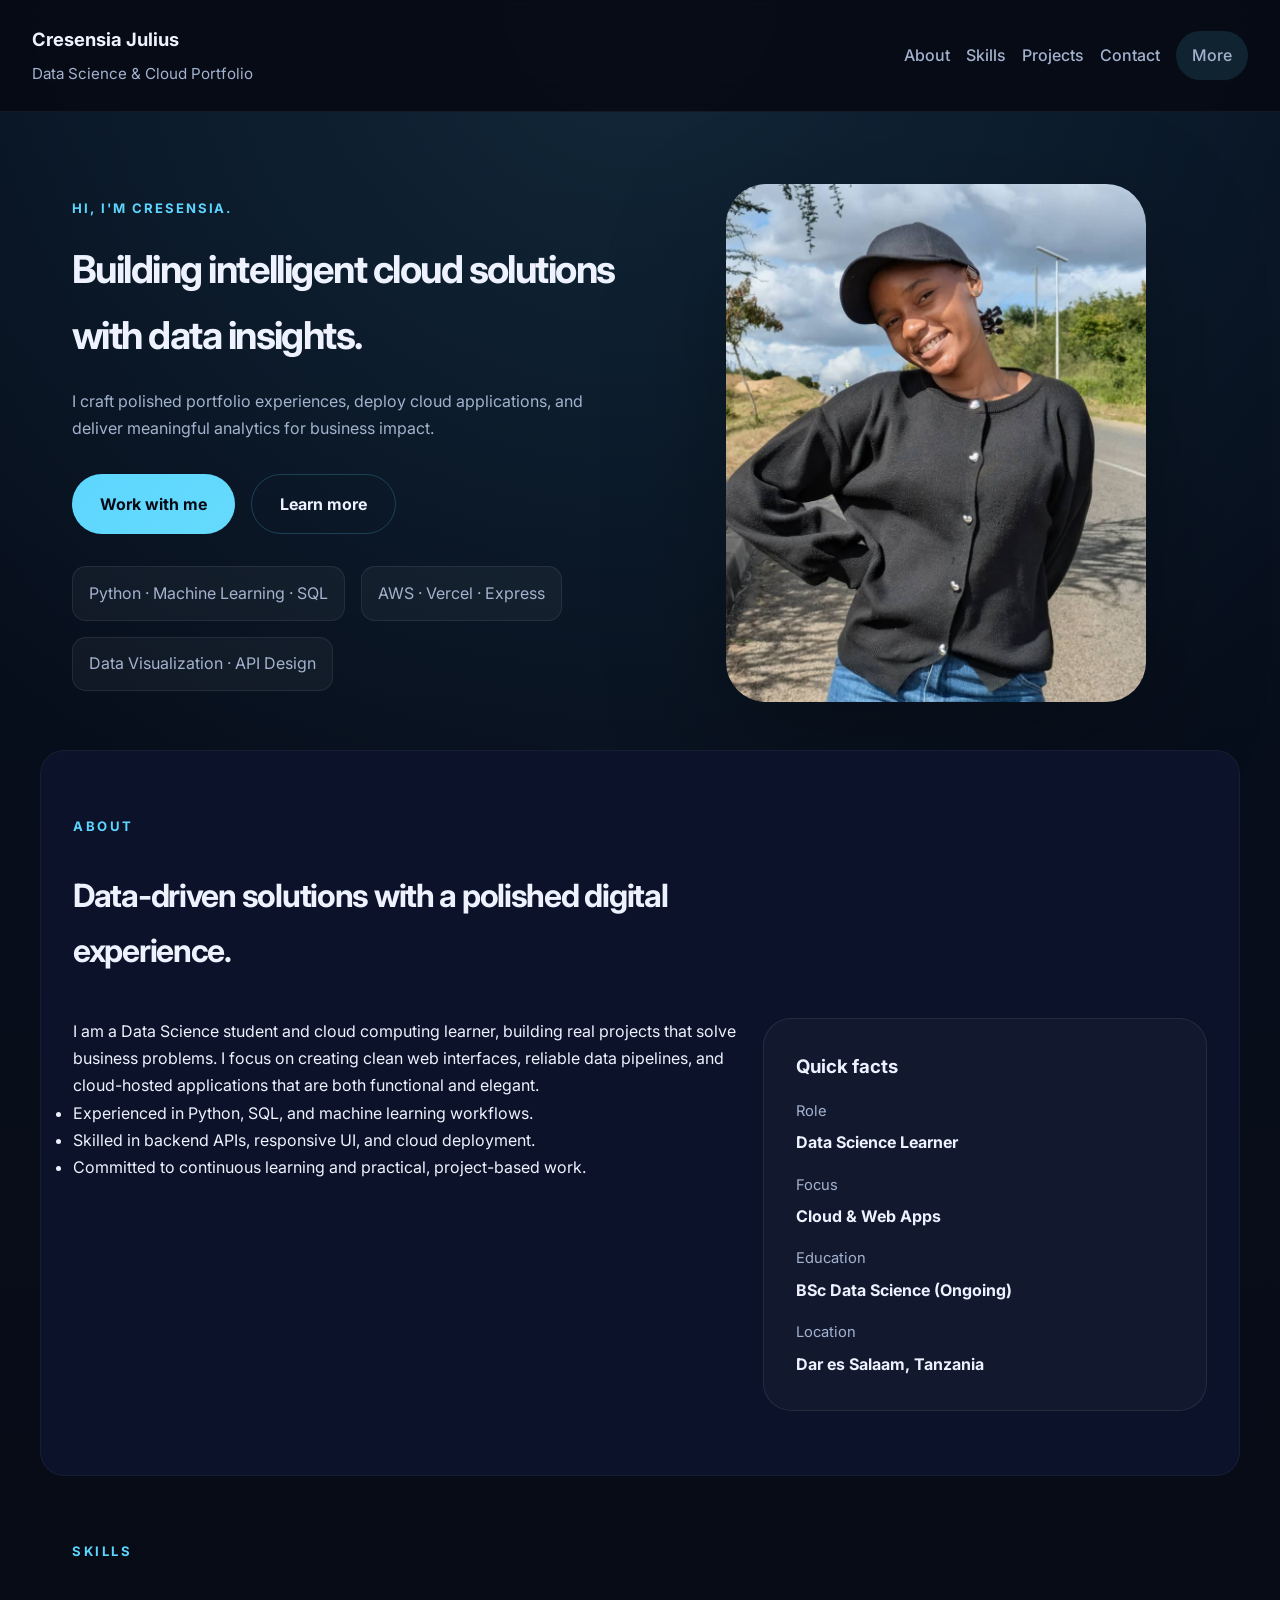
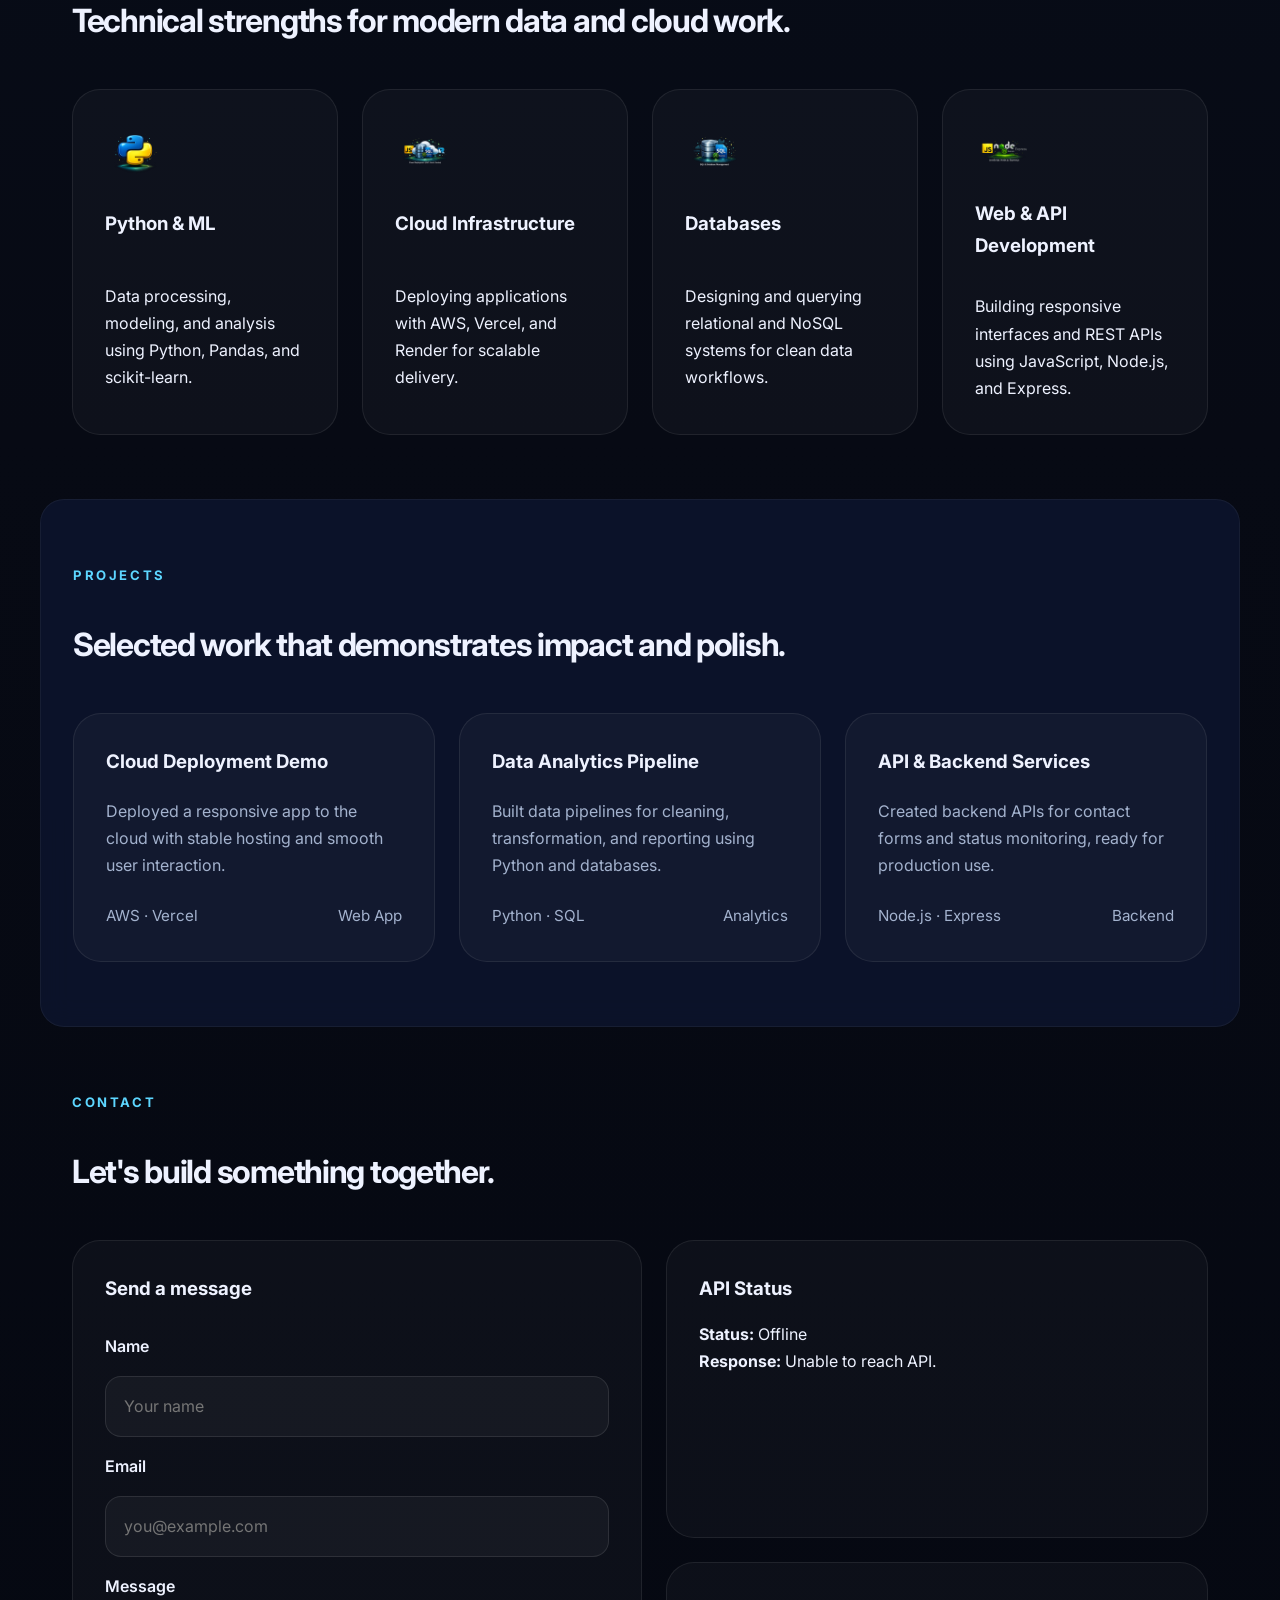
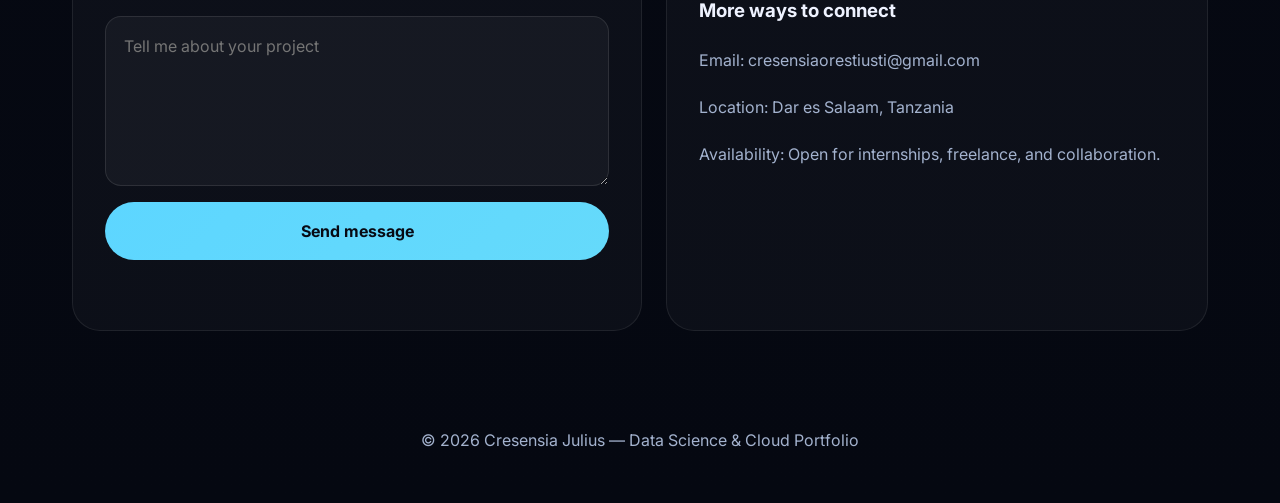
<file: frontend/index.html>
<!DOCTYPE html>
<html lang="en">
<head>
  <meta charset="UTF-8">
  <meta name="viewport" content="width=device-width, initial-scale=1.0">
  <title>Cresensia Julius | Data Science & Cloud Portfolio</title>
  <meta name="description" content="Portfolio of Cresensia Julius showcasing data science, cloud computing, and web development projects.">
  <link rel="preconnect" href="https://fonts.googleapis.com">
  <link rel="preconnect" href="https://fonts.gstatic.com" crossorigin>
  <link href="https://fonts.googleapis.com/css2?family=Inter:wght@400;500;600;700;800&display=swap" rel="stylesheet">
  <link rel="stylesheet" href="style.css">
</head>
<body>
  <header class="site-header">
    <div class="brand">
      <a class="brand-link" href="index.html">Cresensia Julius</a>
      <span>Data Science & Cloud Portfolio</span>
    </div>
    <nav class="site-nav">
      <a href="#about">About</a>
      <a href="#skills">Skills</a>
      <a href="#projects">Projects</a>
      <a href="#contact">Contact</a>
      <a href="about.html" class="nav-secondary">More</a>
    </nav>
  </header>

  <main>
    <section class="hero">
      <div class="hero-copy">
        <p class="eyebrow">Hi, I'm Cresensia.</p>
        <h1>Building intelligent cloud solutions with data insights.</h1>
        <p class="hero-text">I craft polished portfolio experiences, deploy cloud applications, and deliver meaningful analytics for business impact.</p>
        <div class="hero-actions">
          <a href="#contact" class="btn btn-primary">Work with me</a>
          <a href="about.html" class="btn btn-secondary">Learn more</a>
        </div>
        <div class="hero-highlights">
          <span>Python · Machine Learning · SQL</span>
          <span>AWS · Vercel · Express</span>
          <span>Data Visualization · API Design</span>
        </div>
      </div>
      <div class="hero-image">
        <img src="assets/profile1.jpg" alt="Portrait of Cresensia Julius">
      </div>
    </section>

    <section id="about" class="section section-surface">
      <div class="section-header">
        <span class="section-label">About</span>
        <h2>Data-driven solutions with a polished digital experience.</h2>
      </div>
      <div class="about-grid">
        <div>
          <p>I am a Data Science student and cloud computing learner, building real projects that solve business problems. I focus on creating clean web interfaces, reliable data pipelines, and cloud-hosted applications that are both functional and elegant.</p>
          <ul class="feature-list">
            <li>Experienced in Python, SQL, and machine learning workflows.</li>
            <li>Skilled in backend APIs, responsive UI, and cloud deployment.</li>
            <li>Committed to continuous learning and practical, project-based work.</li>
          </ul>
        </div>
        <div class="info-card">
          <h3>Quick facts</h3>
          <div class="info-grid">
            <div><span>Role</span><strong>Data Science Learner</strong></div>
            <div><span>Focus</span><strong>Cloud & Web Apps</strong></div>
            <div><span>Education</span><strong>BSc Data Science (Ongoing)</strong></div>
            <div><span>Location</span><strong>Dar es Salaam, Tanzania</strong></div>
          </div>
        </div>
      </div>
    </section>

    <section id="skills" class="section">
      <div class="section-header">
        <span class="section-label">Skills</span>
        <h2>Technical strengths for modern data and cloud work.</h2>
      </div>
      <div class="skill-grid">
        <article class="card">
          <img src="assets/python.png" alt="Python icon">
          <h3>Python & ML</h3>
          <p>Data processing, modeling, and analysis using Python, Pandas, and scikit-learn.</p>
        </article>
        <article class="card">
          <img src="assets/cloud.png" alt="Cloud icon">
          <h3>Cloud Infrastructure</h3>
          <p>Deploying applications with AWS, Vercel, and Render for scalable delivery.</p>
        </article>
        <article class="card">
          <img src="assets/sql and database.png" alt="Database icon">
          <h3>Databases</h3>
          <p>Designing and querying relational and NoSQL systems for clean data workflows.</p>
        </article>
        <article class="card">
          <img src="assets/node and express.png" alt="Node.js icon">
          <h3>Web & API Development</h3>
          <p>Building responsive interfaces and REST APIs using JavaScript, Node.js, and Express.</p>
        </article>
      </div>
    </section>

    <section id="projects" class="section section-surface">
      <div class="section-header">
        <span class="section-label">Projects</span>
        <h2>Selected work that demonstrates impact and polish.</h2>
      </div>
      <div class="project-grid">
        <article class="project-card">
          <h3>Cloud Deployment Demo</h3>
          <p>Deployed a responsive app to the cloud with stable hosting and smooth user interaction.</p>
          <div class="project-meta"><span>AWS · Vercel</span><span>Web App</span></div>
        </article>
        <article class="project-card">
          <h3>Data Analytics Pipeline</h3>
          <p>Built data pipelines for cleaning, transformation, and reporting using Python and databases.</p>
          <div class="project-meta"><span>Python · SQL</span><span>Analytics</span></div>
        </article>
        <article class="project-card">
          <h3>API & Backend Services</h3>
          <p>Created backend APIs for contact forms and status monitoring, ready for production use.</p>
          <div class="project-meta"><span>Node.js · Express</span><span>Backend</span></div>
        </article>
      </div>
    </section>

    <section id="contact" class="section">
      <div class="section-header">
        <span class="section-label">Contact</span>
        <h2>Let's build something together.</h2>
      </div>
      <div class="contact-grid">
        <div class="contact-panel">
          <h3>Send a message</h3>
          <form id="portfolioContactForm">
            <label for="name">Name</label>
            <input id="name" name="name" type="text" placeholder="Your name" required>
            <label for="email">Email</label>
            <input id="email" name="email" type="email" placeholder="you@example.com" required>
            <label for="message">Message</label>
            <textarea id="message" name="message" rows="5" placeholder="Tell me about your project" required></textarea>
            <button type="submit" class="btn btn-primary">Send message</button>
            <p id="formResponse" class="form-response" role="status"></p>
          </form>
        </div>
        <div class="status-panel">
          <div class="status-card">
            <h3>API Status</h3>
            <p><strong>Status:</strong> <span id="api-status">Checking...</span></p>
            <p><strong>Response:</strong> <span id="api-response">Waiting...</span></p>
          </div>
          <div class="contact-card">
            <h3>More ways to connect</h3>
            <p>Email: <a href="mailto:hello@cresensia.dev">cresensiaorestiusti@gmail.com</a></p>
            <p>Location: Dar es Salaam, Tanzania</p>
            <p>Availability: Open for internships, freelance, and collaboration.</p>
          </div>
        </div>
      </div>
    </section>
  </main>

  <footer class="site-footer">
    <p>© <span id="currentYear"></span> Cresensia Julius — Data Science & Cloud Portfolio</p>
  </footer>

  <script src="main.js"></script>
</body>
</html>
</file>
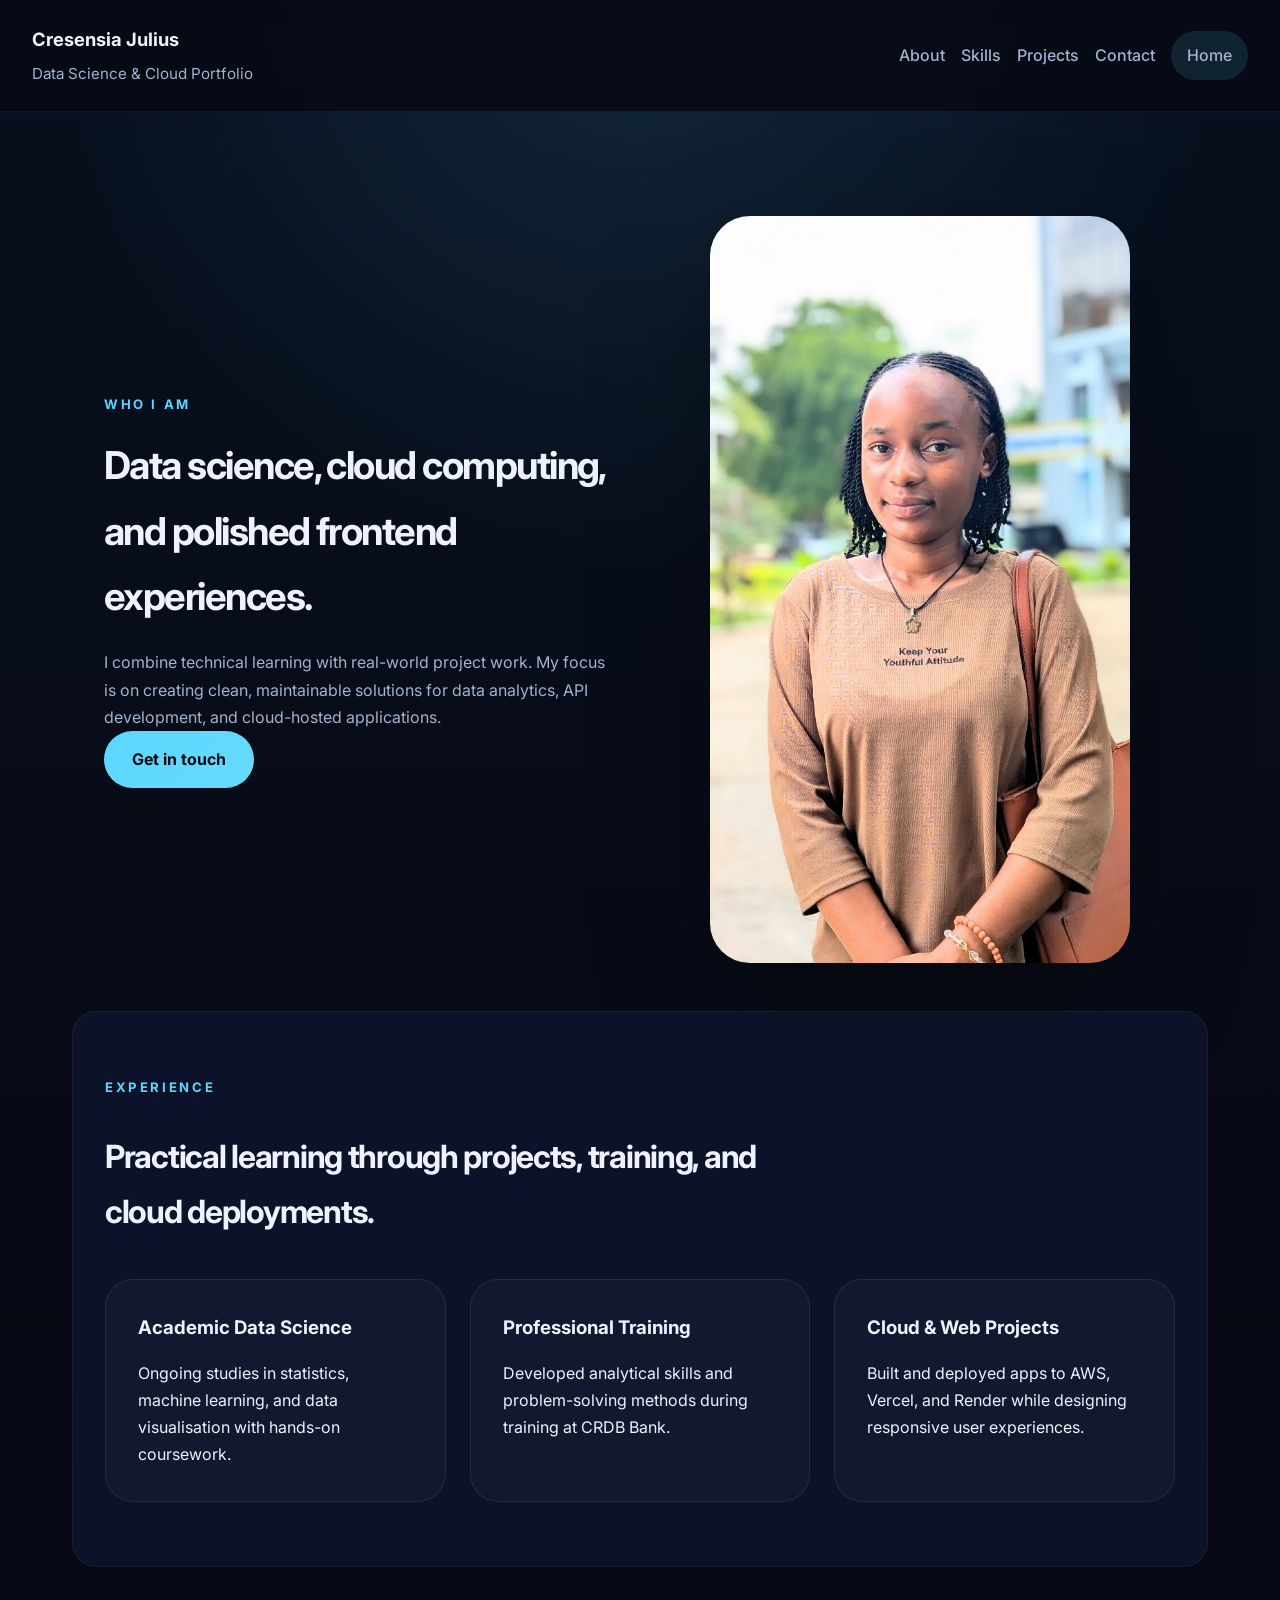
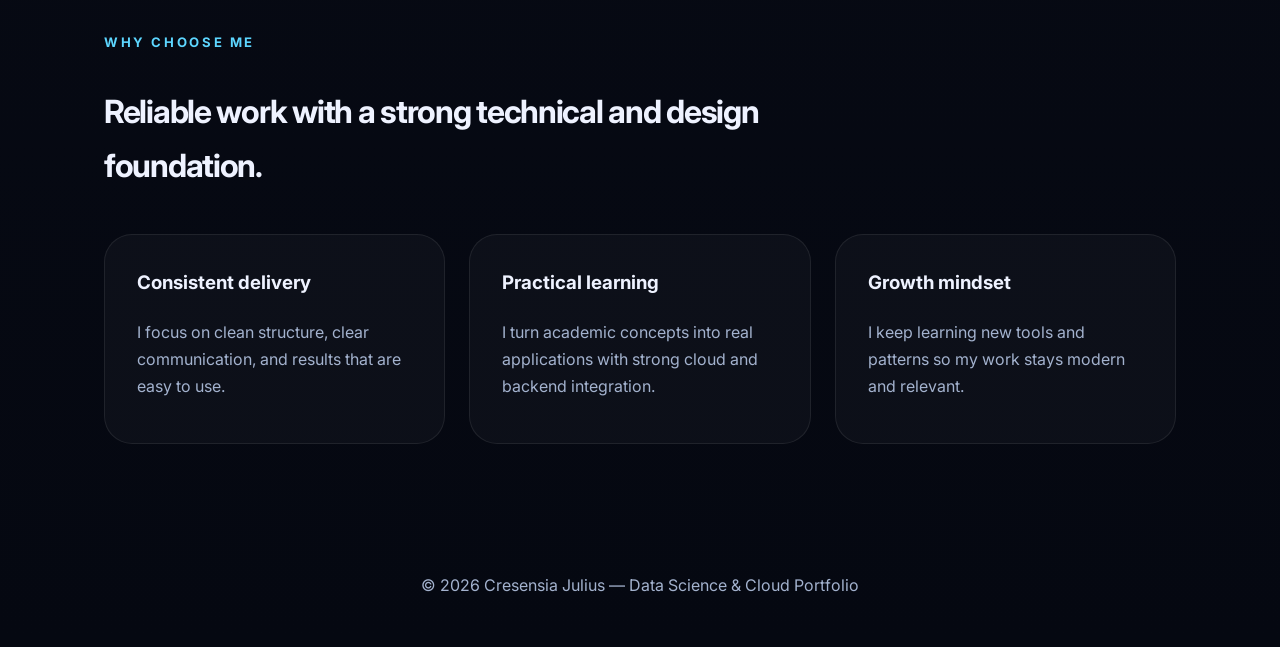
<file: frontend/about.html>
<!DOCTYPE html>
<html lang="en">
<head>
  <meta charset="UTF-8">
  <meta name="viewport" content="width=device-width, initial-scale=1.0">
  <title>About | Cresensia Julius</title>
  <meta name="description" content="About page for Cresensia Julius highlighting experience, qualifications, and career goals.">
  <link rel="preconnect" href="https://fonts.googleapis.com">
  <link rel="preconnect" href="https://fonts.gstatic.com" crossorigin>
  <link href="https://fonts.googleapis.com/css2?family=Inter:wght@400;500;600;700;800&display=swap" rel="stylesheet">
  <link rel="stylesheet" href="style.css">
</head>
<body>
  <header class="site-header">
    <div class="brand">
      <a class="brand-link" href="index.html">Cresensia Julius</a>
      <span>Data Science & Cloud Portfolio</span>
    </div>
    <nav class="site-nav">
      <a href="index.html#about">About</a>
      <a href="index.html#skills">Skills</a>
      <a href="index.html#projects">Projects</a>
      <a href="index.html#contact">Contact</a>
      <a href="index.html" class="nav-secondary">Home</a>
    </nav>
  </header>

  <main class="about-main">
    <section class="about-hero">
      <div class="about-copy">
        <span class="section-label">Who I am</span>
        <h1>Data science, cloud computing, and polished frontend experiences.</h1>
        <p>I combine technical learning with real-world project work. My focus is on creating clean, maintainable solutions for data analytics, API development, and cloud-hosted applications.</p>
        <a href="index.html#contact" class="btn btn-primary">Get in touch</a>
      </div>
      <div class="about-image">
        <img src="assets/profile3.jpg" alt="Profile photo of Cresensia Julius">
      </div>
    </section>

    <section class="section section-surface">
      <div class="section-header">
        <span class="section-label">Experience</span>
        <h2>Practical learning through projects, training, and cloud deployments.</h2>
      </div>
      <div class="timeline-grid">
        <article class="timeline-card">
          <h3>Academic Data Science</h3>
          <p>Ongoing studies in statistics, machine learning, and data visualisation with hands-on coursework.</p>
        </article>
        <article class="timeline-card">
          <h3>Professional Training</h3>
          <p>Developed analytical skills and problem-solving methods during training at CRDB Bank.</p>
        </article>
        <article class="timeline-card">
          <h3>Cloud & Web Projects</h3>
          <p>Built and deployed apps to AWS, Vercel, and Render while designing responsive user experiences.</p>
        </article>
      </div>
    </section>

    <section class="section">
      <div class="section-header">
        <span class="section-label">Why choose me</span>
        <h2>Reliable work with a strong technical and design foundation.</h2>
      </div>
      <div class="feature-grid">
        <article class="feature-card">
          <h3>Consistent delivery</h3>
          <p>I focus on clean structure, clear communication, and results that are easy to use.</p>
        </article>
        <article class="feature-card">
          <h3>Practical learning</h3>
          <p>I turn academic concepts into real applications with strong cloud and backend integration.</p>
        </article>
        <article class="feature-card">
          <h3>Growth mindset</h3>
          <p>I keep learning new tools and patterns so my work stays modern and relevant.</p>
        </article>
      </div>
    </section>
  </main>

  <footer class="site-footer">
    <p>© <span id="currentYear"></span> Cresensia Julius — Data Science & Cloud Portfolio</p>
  </footer>

  <script src="main.js"></script>
</body>
</html>
</file>
<file: frontend/style.css>
:root {
  color-scheme: dark;
  --bg: #070a14;
  --bg-alt: #0f172e;
  --surface: rgba(18, 28, 58, 0.92);
  --surface-strong: #111a34;
  --text: #eef2ff;
  --muted: #a3b2ce;
  --accent: #5dd6ff;
  --accent-strong: #4ab8ff;
  --border: rgba(255,255,255,0.08);
  --radius: 24px;
}

* {
  margin: 0;
  padding: 0;
  box-sizing: border-box;
}

html {
  scroll-behavior: smooth;
}

body {
  font-family: 'Inter', sans-serif;
  background: radial-gradient(circle at top, rgba(93,214,255,0.12), transparent 25%), linear-gradient(180deg, #07101f 0%, #070a14 55%, #050811 100%);
  color: var(--text);
  line-height: 1.7;
}

img {
  max-width: 100%;
  display: block;
}

a {
  color: inherit;
  text-decoration: none;
}

button,
input,
textarea {
  font: inherit;
}

.site-header {
  display: flex;
  align-items: center;
  justify-content: space-between;
  gap: 1rem;
  padding: 1.5rem 2rem;
  position: sticky;
  top: 0;
  z-index: 20;
  background: rgba(7, 10, 20, 0.92);
  border-bottom: 1px solid rgba(255,255,255,0.05);
  backdrop-filter: blur(12px);
}

.brand {
  display: grid;
  gap: 0.35rem;
}

.brand-link {
  font-size: 1.15rem;
  font-weight: 700;
}

.brand span {
  color: var(--muted);
  font-size: 0.95rem;
}

.site-nav {
  display: flex;
  flex-wrap: wrap;
  align-items: center;
  gap: 1rem;
}

.site-nav a {
  color: var(--muted);
  font-weight: 500;
  transition: color 0.2s ease;
}

.site-nav a:hover,
.site-nav a:focus-visible {
  color: var(--text);
}

.nav-secondary {
  padding: 0.7rem 1rem;
  background: rgba(93,214,255,0.12);
  border-radius: 999px;
}

.hero,
.about-hero {
  display: grid;
  grid-template-columns: 1fr 1fr;
  gap: 3rem;
  align-items: center;
  padding: 4.5rem 2rem 3rem;
  max-width: 1200px;
  margin: 0 auto;
}

.hero-copy,
.about-copy {
  max-width: 650px;
}

.eyebrow,
.section-label {
  display: inline-flex;
  align-items: center;
  gap: 0.5rem;
  color: var(--accent);
  text-transform: uppercase;
  letter-spacing: 0.15em;
  font-size: 0.82rem;
  font-weight: 700;
}

.hero h1,
.about-copy h1,
.section-header h2 {
  font-size: clamp(2.4rem, 3vw, 3.8rem);
  margin-top: 1rem;
  letter-spacing: -0.04em;
}

.hero-text,
.about-copy p,
.section-header p,
.feature-card p,
.project-card p,
.info-card p,
.contact-card p {
  color: var(--muted);
  margin-top: 1.25rem;
  max-width: 54rem;
}

.hero-actions,
.hero-highlights {
  display: flex;
  flex-wrap: wrap;
  gap: 1rem;
  margin-top: 2rem;
}

.btn {
  display: inline-flex;
  align-items: center;
  justify-content: center;
  border-radius: 999px;
  padding: 0.95rem 1.75rem;
  font-weight: 700;
  transition: transform 0.2s ease, background 0.2s ease, color 0.2s ease;
}

.btn-primary {
  background: linear-gradient(135deg, var(--accent), #65dafb);
  color: #070a14;
}

.btn-secondary {
  border: 1px solid rgba(93,214,255,0.22);
  color: var(--text);
}

.btn:hover {
  transform: translateY(-1px);
}

.hero-highlights span {
  display: inline-flex;
  gap: 0.5rem;
  padding: 0.8rem 1rem;
  border-radius: 14px;
  background: rgba(255,255,255,0.04);
  border: 1px solid rgba(255,255,255,0.08);
  color: var(--muted);
}

.hero-image,
.about-image {
  display: flex;
  justify-content: center;
  align-items: center;
}

.hero-image img,
.about-image img {
  width: min(100%, 420px);
  border-radius: 40px;
  object-fit: cover;
  box-shadow: 0 40px 120px rgba(0, 0, 0, 0.3);
}

.section {
  padding: 4rem 2rem;
  max-width: 1200px;
  margin: 0 auto;
}

.section-surface {
  background: rgba(12, 19, 43, 0.95);
  border: 1px solid rgba(255,255,255,0.05);
  backdrop-filter: blur(15px);
  border-radius: var(--radius);
}

.section-header {
  display: grid;
  gap: 1rem;
  margin-bottom: 2.5rem;
}

.section-header h2 {
  font-size: clamp(2rem, 2.5vw, 3rem);
  max-width: 720px;
}

.about-grid,
.skill-grid,
.project-grid,
.contact-grid,
.timeline-grid,
.feature-grid {
  display: grid;
  gap: 1.5rem;
}

.about-grid {
  grid-template-columns: 1.2fr 0.8fr;
}

.info-card,
.card,
.project-card,
.timeline-card,
.feature-card,
.contact-panel,
.status-card,
.contact-card {
  background: rgba(255,255,255,0.03);
  border: 1px solid rgba(255,255,255,0.08);
  padding: 2rem;
  border-radius: 28px;
}

.info-card h3,
.card h3,
.project-card h3,
.timeline-card h3,
.feature-card h3,
.status-card h3,
.contact-card h3 {
  margin-bottom: 1rem;
}

.info-grid {
  display: grid;
  gap: 1rem;
}

.info-grid div {
  display: grid;
  gap: 0.35rem;
}

.info-grid span {
  color: var(--muted);
  font-size: 0.92rem;
}

.info-grid strong {
  color: var(--text);
  font-size: 1rem;
}

.skill-grid {
  grid-template-columns: repeat(4, minmax(220px, 1fr));
}

.card {
  display: grid;
  gap: 1rem;
  transition: transform 0.25s ease, box-shadow 0.25s ease;
}

.card:hover,
.project-card:hover,
.timeline-card:hover,
.feature-card:hover,
.contact-panel:hover,
.status-card:hover,
.contact-card:hover {
  transform: translateY(-6px);
  box-shadow: 0 24px 70px rgba(0,0,0,0.24);
}

.card img {
  width: 60px;
  height: 60px;
}

.project-grid {
  grid-template-columns: repeat(3, minmax(240px, 1fr));
}

.project-meta {
  display: flex;
  justify-content: space-between;
  gap: 1rem;
  margin-top: 1.5rem;
  color: var(--muted);
  font-size: 0.95rem;
}

.contact-grid {
  grid-template-columns: 1fr 0.95fr;
}

.contact-panel {
  display: grid;
  gap: 1.25rem;
}

.contact-panel h3 {
  margin-bottom: 0.5rem;
}

form {
  display: grid;
  gap: 1rem;
}

label {
  font-weight: 600;
  color: var(--text);
}

input,
textarea {
  width: 100%;
  background: rgba(255,255,255,0.04);
  border: 1px solid rgba(255,255,255,0.1);
  border-radius: 16px;
  padding: 1rem 1.1rem;
  color: var(--text);
  outline: none;
  transition: border-color 0.2s ease, background 0.2s ease;
}

input:focus,
textarea:focus {
  border-color: rgba(93,214,255,0.65);
  background: rgba(255,255,255,0.07);
}

button {
  border: none;
  cursor: pointer;
}

.form-response {
  min-height: 1.4rem;
  color: var(--accent);
}

.status-panel {
  display: grid;
  gap: 1.5rem;
}

.project-card,
.timeline-card,
.feature-card {
  min-height: 210px;
}

.timeline-grid,
.feature-grid {
  grid-template-columns: repeat(3, minmax(220px, 1fr));
}

.about-main {
  max-width: 1200px;
  margin: 0 auto;
  padding: 2rem;
}

.section-label {
  text-transform: uppercase;
  letter-spacing: 0.2em;
  font-size: 0.82rem;
}

.site-footer {
  padding: 2rem 2rem 3rem;
  text-align: center;
  color: var(--muted);
}

@media (max-width: 980px) {
  .hero,
  .about-hero,
  .about-grid,
  .skill-grid,
  .project-grid,
  .contact-grid,
  .timeline-grid,
  .feature-grid {
    grid-template-columns: 1fr;
  }

  .hero {
    padding-top: 3rem;
  }
}

@media (max-width: 720px) {
  .site-header {
    flex-direction: column;
    align-items: flex-start;
  }

  .site-nav {
    width: 100%;
  }

  .hero-image img,
  .about-image img {
    width: 100%;
  }
}
</file>
